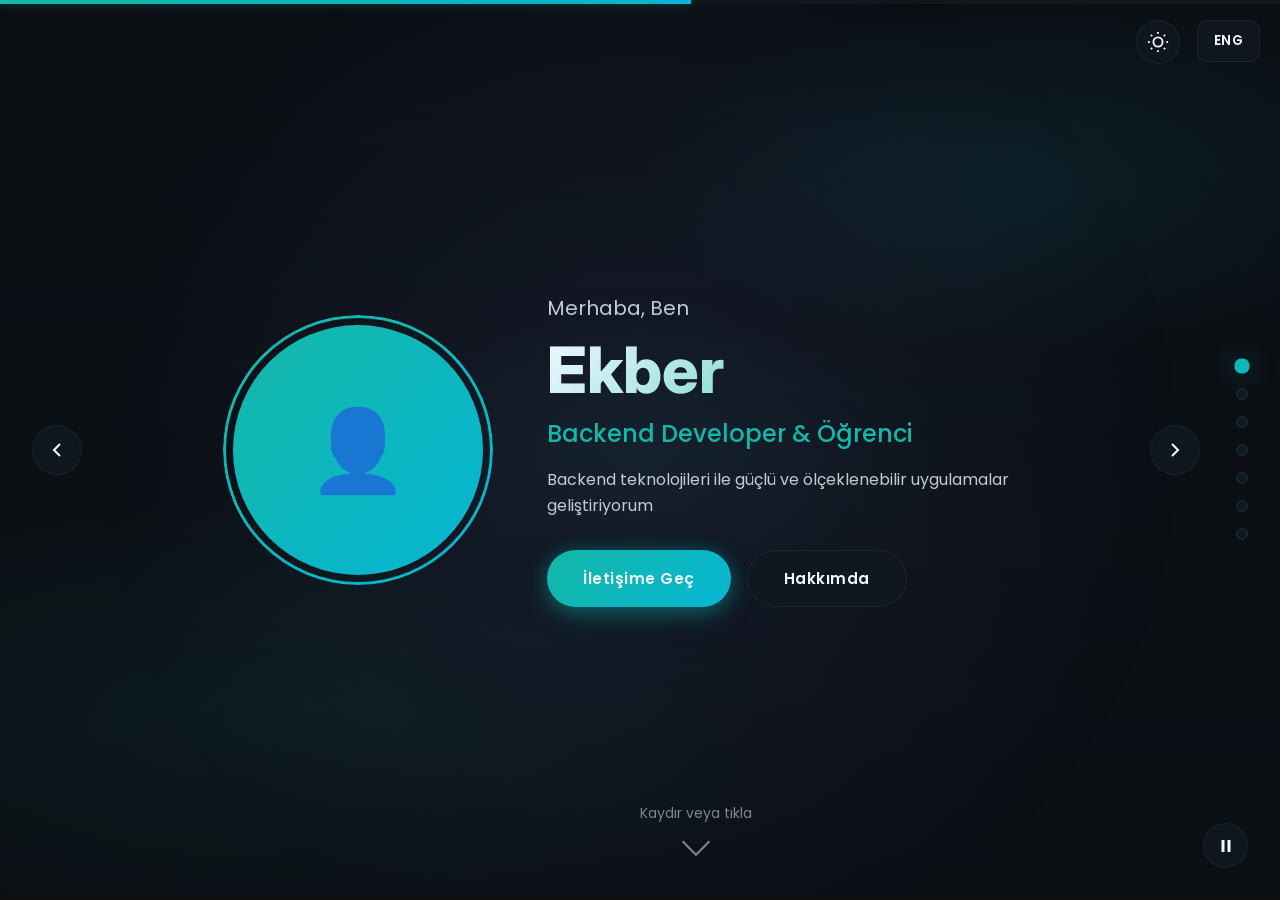
<file: index.html>
<!DOCTYPE html>
<html lang="tr">

<head>
    <meta charset="UTF-8">
    <meta name="viewport" content="width=device-width, initial-scale=1.0">
    <title>Ekber Gülpınar | Kişisel Web Sitesi</title>
    <meta name="description" content="Ekber Gülpınar Kişisel Web Sitesi - Backend Developer & Öğrenci">
    <meta property="og:title" content="Ekber Gülpınar | Kişisel Web Sitesi">
    <meta property="og:description" content="Backend Developer & Öğrenci - Kişisel Portfolyo ve Projeler">
    <link rel="preconnect" href="https://fonts.googleapis.com">
    <link rel="preconnect" href="https://fonts.gstatic.com" crossorigin>
    <link
        href="https://fonts.googleapis.com/css2?family=Inter:wght@300;400;500;600;700;800&family=Poppins:wght@300;400;500;600;700&display=swap"
        rel="stylesheet">
    <link rel="stylesheet" href="static/css/style.css">
</head>

<body>
    <!-- Navigasyon Noktaları -->
    <nav class="nav-dots" id="navDots">
        <button class="nav-dot active" data-slide="0" aria-label="Ana Sayfa">
            <span class="dot-label">Ana Sayfa</span>
        </button>
        <button class="nav-dot" data-slide="1" aria-label="Hakkımda">
            <span class="dot-label">Hakkımda</span>
        </button>
        <button class="nav-dot" data-slide="2" aria-label="Eğitim">
            <span class="dot-label">Eğitim</span>
        </button>
        <button class="nav-dot" data-slide="3" aria-label="Projeler">
            <span class="dot-label">Projeler</span>
        </button>
        <button class="nav-dot" data-slide="4" aria-label="Yetenekler">
            <span class="dot-label">Yetenekler</span>
        </button>
        <button class="nav-dot" data-slide="5" aria-label="Gönüllü">
            <span class="dot-label">Gönüllü</span>
        </button>
        <button class="nav-dot" data-slide="6" aria-label="İletişim">
            <span class="dot-label">İletişim</span>
        </button>
    </nav>

    <!-- İlerleme Çubuğu -->
    <div class="progress-container">
        <div class="progress-bar" id="progressBar"></div>
    </div>

    <!-- Tema Değiştirme -->
    <button class="theme-btn" id="themeBtn" aria-label="Toggle Theme">
        <svg class="sun-icon" viewBox="0 0 24 24" fill="none" stroke="currentColor" stroke-width="2">
            <circle cx="12" cy="12" r="5"></circle>
            <line x1="12" y1="1" x2="12" y2="3"></line>
            <line x1="12" y1="21" x2="12" y2="23"></line>
            <line x1="4.22" y1="4.22" x2="5.64" y2="5.64"></line>
            <line x1="18.36" y1="18.36" x2="19.78" y2="19.78"></line>
            <line x1="1" y1="12" x2="3" y2="12"></line>
            <line x1="21" y1="12" x2="23" y2="12"></line>
            <line x1="4.22" y1="19.78" x2="5.64" y2="18.36"></line>
            <line x1="18.36" y1="5.64" x2="19.78" y2="4.22"></line>
        </svg>
        <svg class="moon-icon hidden" viewBox="0 0 24 24" fill="none" stroke="currentColor" stroke-width="2">
            <path d="M21 12.79A9 9 0 1 1 11.21 3 7 7 0 0 0 21 12.79z"></path>
        </svg>
    </button>

    <!-- Dil Değiştirme -->
    <button class="lang-btn" id="langBtn" aria-label="Change Language">
        ENG
    </button>

    <!-- Navigasyon Okları -->
    <button class="nav-arrow nav-prev" id="prevBtn" aria-label="Önceki">
        <svg viewBox="0 0 24 24" fill="none" stroke="currentColor" stroke-width="2">
            <polyline points="15,18 9,12 15,6"></polyline>
        </svg>
    </button>
    <button class="nav-arrow nav-next" id="nextBtn" aria-label="Sonraki">
        <svg viewBox="0 0 24 24" fill="none" stroke="currentColor" stroke-width="2">
            <polyline points="9,6 15,12 9,18"></polyline>
        </svg>
    </button>

    <!-- Carousel -->
    <div class="carousel-container" id="carousel">
        <div class="carousel-track" id="carouselTrack">

            <!-- Ana Sayfa -->
            <section class="slide slide-home" id="home">
                <div class="slide-content">
                    <div class="hero-content">
                        <div class="profile-image">
                            <div class="profile-placeholder">
                                <span>👤</span>
                            </div>
                            <div class="profile-ring"></div>
                        </div>
                        <div class="hero-text">
                            <p class="greeting">Merhaba, Ben</p>
                            <h1 class="name">Ekber</h1>
                            <h2 class="title">Backend Developer & Öğrenci</h2>
                            <p class="tagline">Backend teknolojileri ile güçlü ve ölçeklenebilir uygulamalar
                                geliştiriyorum</p>
                            <div class="hero-buttons">
                                <button class="btn btn-primary" onclick="goToSlide(7)">İletişime Geç</button>
                                <button class="btn btn-secondary" onclick="goToSlide(1)">Hakkımda</button>
                            </div>
                        </div>
                    </div>
                    <div class="scroll-indicator">
                        <span>Kaydır veya tıkla</span>
                        <div class="scroll-arrow"></div>
                    </div>
                </div>
            </section>

            <!-- Hakkımda -->
            <section class="slide slide-about" id="about">
                <div class="slide-content">
                    <div class="section-header">
                        <span class="section-number">01</span>
                        <h2 class="section-title">Hakkımda</h2>
                    </div>
                    <div class="about-grid">
                        <div class="about-text glass-card">
                            <p class="about-intro">Backend geliştirme tutkusuyla dolu bir bilgisayar mühendisliği
                                öğrencisiyim.</p>
                            <p>Modern backend teknolojileri kullanarak güçlü ve ölçeklenebilir web uygulamaları
                                geliştiriyorum. Sürekli öğrenmeye ve kendimi geliştirmeye odaklanıyorum.</p>
                            <div class="about-stats">
                                <div class="stat-item">
                                    <span class="stat-number">2+</span>
                                    <span class="stat-label">Yıl Deneyim</span>
                                </div>
                                <div class="stat-item">
                                    <span class="stat-number">10+</span>
                                    <span class="stat-label">Proje</span>
                                </div>
                            </div>
                        </div>
                        <div class="about-details glass-card">
                            <h3>Kişisel Bilgiler</h3>
                            <ul class="info-list">
                                <li><span class="info-label">İsim:</span> Ekber</li>
                                <li><span class="info-label">Konum:</span> Kütahya, Türkiye</li>
                                <li><span class="info-label">E-posta:</span> ekber.code@gmail.com</li>
                                <li><span class="info-label">Diller:</span> Türkçe, İngilizce</li>
                            </ul>
                        </div>
                    </div>
                </div>
            </section>

            <!-- Eğitim -->
            <section class="slide slide-education" id="education">
                <div class="slide-content">
                    <div class="section-header">
                        <span class="section-number">02</span>
                        <h2 class="section-title">Eğitim</h2>
                    </div>
                    <div class="timeline">
                        <div class="timeline-item glass-card">
                            <div class="timeline-dot"></div>
                            <div class="timeline-date">2024 - Günümüz</div>
                            <h3 class="timeline-title">Bilgisayar Mühendisliği Lisans</h3>
                            <p class="timeline-place">Kütahya Sağlık Bilimleri Üniversitesi</p>
                            <p class="timeline-desc">Yazılım mühendisliği, veri yapıları, algoritmalar ve web
                                teknolojileri üzerine kapsamlı eğitim aldım ve eğitimime devam ediyorum.</p>
                        </div>
                        <div class="timeline-item glass-card">
                            <div class="timeline-dot"></div>
                            <div class="timeline-date">2022 - 2024</div>
                            <h3 class="timeline-title">Bursa Uludağ Üniversitesi</h3>
                            <p class="timeline-place">Bilgisayar Programcılığı</p>
                            <p class="timeline-desc">Yazılım ve üniversite hayatıma ilk adımı burada attım.</p>
                        </div>
                    </div>
                </div>
            </section>

            <!-- Projeler -->
            <section class="slide slide-experience" id="projects">
                <div class="slide-content">
                    <div class="section-header">
                        <span class="section-number">03</span>
                        <h2 class="section-title">Projeler</h2>
                    </div>
                    <div class="timeline">
                        <div class="timeline-item glass-card">
                            <div class="timeline-dot"></div>
                            <div class="timeline-date">Yakında</div>
                            <h3 class="timeline-title">Kişisel Projeler</h3>
                            <p class="timeline-place">Çeşitli Teknolojiler</p>
                            <p class="timeline-desc">Node.js, React, MongoDB ve Docker kullanarak geliştirdiğim projeler
                                yakında burada paylaşılacak.</p>
                        </div>
                    </div>
                </div>
            </section>

            <!-- Yetenekler -->
            <section class="slide slide-skills" id="skills">
                <div class="slide-content">
                    <div class="section-header">
                        <span class="section-number">04</span>
                        <h2 class="section-title">Yetenekler</h2>
                    </div>
                    <div class="skills-container">
                        <div class="skills-category glass-card">
                            <h3>Frontend</h3>
                            <div class="skills-grid">
                                <div class="skill-item">
                                    <div class="skill-icon">🌐</div>
                                    <span>HTML5</span>
                                </div>
                                <div class="skill-item">
                                    <div class="skill-icon">🎨</div>
                                    <span>CSS3</span>
                                </div>
                                <div class="skill-item">
                                    <div class="skill-icon">⚡</div>
                                    <span>JavaScript</span>
                                </div>
                                <div class="skill-item">
                                    <div class="skill-icon">⚛️</div>
                                    <span>React</span>
                                </div>
                            </div>
                        </div>
                        <div class="skills-category glass-card">
                            <h3>Backend</h3>
                            <div class="skills-grid">
                                <div class="skill-item">
                                    <div class="skill-icon">🟢</div>
                                    <span>Node.js</span>
                                </div>
                                <div class="skill-item">
                                    <div class="skill-icon">🍃</div>
                                    <span>MongoDB</span>
                                </div>
                                <div class="skill-item">
                                    <div class="skill-icon">🐳</div>
                                    <span>Docker</span>
                                </div>
                            </div>
                        </div>
                    </div>
                </div>
            </section>

            <!-- Gönüllü Çalışmalar -->
            <section class="slide slide-volunteer" id="volunteer">
                <div class="slide-content">
                    <div class="section-header">
                        <span class="section-number">05</span>
                        <h2 class="section-title">Gönüllü Çalışmalar</h2>
                    </div>
                    <div class="volunteer-grid">
                        <div class="volunteer-card glass-card">
                            <div class="volunteer-icon">�</div>
                            <h3>TEMA Vakfı Gönüllüsü</h3>
                            <p class="volunteer-org">TEMA Vakfı</p>
                            <p class="volunteer-desc">Doğa koruma ve çevre bilinci oluşturma çalışmalarına aktif olarak
                                katılıyorum. Fidan dikimi etkinlikleri ve diğer TEMA aktivitelerinde gönüllü olarak yer
                                alarak sürdürülebilir bir gelecek için katkıda bulunuyorum.</p>
                        </div>
                    </div>
                </div>
            </section>

            <!-- İletişim -->
            <section class="slide slide-contact" id="contact">
                <div class="slide-content">
                    <div class="section-header">
                        <span class="section-number">06</span>
                        <h2 class="section-title">İletişim</h2>
                    </div>
                    <div class="contact-container">
                        <div class="contact-info glass-card">
                            <h3>Bana Ulaşın</h3>
                            <p>Projeleriniz veya iş teklifleri için benimle iletişime geçebilirsiniz.</p>
                            <div class="contact-methods">
                                <a href="mailto:ekber.code@gmail.com" class="contact-method">
                                    <span class="contact-icon">📧</span>
                                    <span>ekber.code@gmail.com</span>
                                </a>
                                <a href="#" class="contact-method">
                                    <span class="contact-icon">📍</span>
                                    <span>Kütahya, Türkiye</span>
                                </a>
                            </div>
                            <div class="social-links">
                                <a href="https://github.com/ekberglpnar" target="_blank" class="social-link"
                                    aria-label="GitHub">
                                    <svg viewBox="0 0 24 24" fill="currentColor">
                                        <path
                                            d="M12 0C5.37 0 0 5.37 0 12c0 5.3 3.438 9.8 8.205 11.385.6.113.82-.258.82-.577 0-.285-.01-1.04-.015-2.04-3.338.724-4.042-1.61-4.042-1.61-.546-1.387-1.333-1.756-1.333-1.756-1.089-.745.083-.73.083-.73 1.205.085 1.838 1.236 1.838 1.236 1.07 1.835 2.809 1.305 3.495.998.108-.776.417-1.305.76-1.605-2.665-.3-5.466-1.332-5.466-5.93 0-1.31.465-2.38 1.235-3.22-.135-.303-.54-1.523.105-3.176 0 0 1.005-.322 3.3 1.23.96-.267 1.98-.399 3-.405 1.02.006 2.04.138 3 .405 2.28-1.552 3.285-1.23 3.285-1.23.645 1.653.24 2.873.12 3.176.765.84 1.23 1.91 1.23 3.22 0 4.61-2.805 5.625-5.475 5.92.42.36.81 1.096.81 2.22 0 1.605-.015 2.896-.015 3.286 0 .315.21.69.825.57C20.565 21.795 24 17.295 24 12c0-6.63-5.37-12-12-12" />
                                    </svg>
                                </a>
                                <a href="https://www.linkedin.com/in/ekber-g%C3%BClp%C4%B1nar-a90759393/"
                                    target="_blank" class="social-link" aria-label="LinkedIn">
                                    <svg viewBox="0 0 24 24" fill="currentColor">
                                        <path
                                            d="M20.447 20.452h-3.554v-5.569c0-1.328-.027-3.037-1.852-3.037-1.853 0-2.136 1.445-2.136 2.939v5.667H9.351V9h3.414v1.561h.046c.477-.9 1.637-1.85 3.37-1.85 3.601 0 4.267 2.37 4.267 5.455v6.286zM5.337 7.433c-1.144 0-2.063-.926-2.063-2.065 0-1.138.92-2.063 2.063-2.063 1.14 0 2.064.925 2.064 2.063 0 1.139-.925 2.065-2.064 2.065zm1.782 13.019H3.555V9h3.564v11.452zM22.225 0H1.771C.792 0 0 .774 0 1.729v20.542C0 23.227.792 24 1.771 24h20.451C23.2 24 24 23.227 24 22.271V1.729C24 .774 23.2 0 22.222 0h.003z" />
                                    </svg>
                                </a>
                                <a href="https://www.instagram.com/ekberglpnar/" target="_blank" class="social-link"
                                    aria-label="Instagram">
                                    <svg viewBox="0 0 24 24" fill="currentColor">
                                        <path
                                            d="M12 2.163c3.204 0 3.584.012 4.85.07 3.252.148 4.771 1.691 4.919 4.919.058 1.265.069 1.645.069 4.849 0 3.205-.012 3.584-.069 4.849-.149 3.225-1.664 4.771-4.919 4.919-1.266.058-1.644.07-4.85.07-3.204 0-3.584-.012-4.849-.07-3.26-.149-4.771-1.699-4.919-4.92-.058-1.265-.07-1.644-.07-4.849 0-3.204.013-3.583.07-4.849.149-3.227 1.664-4.771 4.919-4.919 1.266-.057 1.645-.069 4.849-.069zm0-2.163c-3.259 0-3.667.014-4.947.072-4.358.2-6.78 2.618-6.98 6.98-.059 1.281-.073 1.689-.073 4.948 0 3.259.014 3.668.072 4.948.2 4.358 2.618 6.78 6.98 6.98 1.281.058 1.689.072 4.948.072 3.259 0 3.668-.014 4.948-.072 4.354-.2 6.782-2.618 6.979-6.98.059-1.28.073-1.689.073-4.948 0-3.259-.014-3.667-.072-4.947-.196-4.354-2.617-6.78-6.979-6.98-1.281-.059-1.69-.073-4.949-.073zm0 5.838c-3.403 0-6.162 2.759-6.162 6.162s2.759 6.163 6.162 6.163 6.162-2.759 6.162-6.163c0-3.403-2.759-6.162-6.162-6.162zm0 10.162c-2.209 0-4-1.79-4-4 0-2.209 1.791-4 4-4s4 1.791 4 4c0 2.21-1.791 4-4 4zm6.406-11.845c-.796 0-1.441.645-1.441 1.44s.645 1.44 1.441 1.44c.795 0 1.439-.645 1.439-1.44s-.644-1.44-1.439-1.44z" />
                                    </svg>
                                </a>
                            </div>
                        </div>
                        <div class="contact-form glass-card">
                            <h3>Mesaj Gönder</h3>
                            <form id="contactForm">
                                <div class="form-group">
                                    <input type="text" id="name" name="name" placeholder="Adınız" required>
                                </div>
                                <div class="form-group">
                                    <input type="email" id="email" name="email" placeholder="E-posta Adresiniz"
                                        required>
                                </div>
                                <div class="form-group">
                                    <textarea id="message" name="message" placeholder="Mesajınız" rows="4"
                                        required></textarea>
                                </div>
                                <button type="submit" class="btn btn-primary">Gönder</button>
                            </form>
                        </div>
                    </div>
                </div>
            </section>
        </div>
    </div>

    <!-- Durdur/Oynat Butonu -->
    <button class="pause-btn" id="pauseBtn" aria-label="Duraklat/Oynat">
        <svg class="pause-icon" viewBox="0 0 24 24" fill="currentColor">
            <rect x="6" y="4" width="4" height="16"></rect>
            <rect x="14" y="4" width="4" height="16"></rect>
        </svg>
        <svg class="play-icon hidden" viewBox="0 0 24 24" fill="currentColor">
            <polygon points="5,3 19,12 5,21"></polygon>
        </svg>
    </button>

    <script src="static/js/main.js"></script>
</body>

</html>
</file>
<file: static/css/style.css>
/* Değişkenler ve Sıfırlama */
:root {
    --bg-primary: #0c1015;
    --bg-secondary: #111820;
    --bg-tertiary: #161d26;
    --bg-gradient-1: #0d1318;
    --bg-gradient-2: #0f171e;
    --accent-primary: #14b8a6;
    --accent-secondary: #06b6d4;
    --accent-tertiary: #22d3ee;
    --accent-gradient-1: #14b8a6;
    --accent-gradient-2: #06b6d4;
    --accent-gradient-3: #10b981;
    --accent-glow: rgba(20, 184, 166, 0.4);
    --accent-glow-strong: rgba(6, 182, 212, 0.5);
    --neon-teal: #14b8a6;
    --neon-cyan: #06b6d4;
    --neon-emerald: #10b981;
    --neon-sky: #0ea5e9;
    --success: #10b981;
    --warning: #f59e0b;
    --text-primary: #f0f9ff;
    --text-secondary: rgba(240, 249, 255, 0.8);
    --text-muted: rgba(240, 249, 255, 0.5);
    --glass-bg: rgba(17, 24, 32, 0.85);
    --glass-bg-light: rgba(22, 29, 38, 0.7);
    --glass-border: rgba(20, 184, 166, 0.12);
    --glass-border-hover: rgba(6, 182, 212, 0.35);
    --card-bg: rgba(17, 24, 32, 0.9);
    --font-heading: 'Inter', sans-serif;
    --font-body: 'Poppins', sans-serif;
    --spacing-xs: 0.5rem;
    --spacing-sm: 1rem;
    --spacing-md: 2rem;
    --spacing-lg: 3rem;
    --spacing-xl: 4rem;
    --transition-fast: 0.2s cubic-bezier(0.4, 0, 0.2, 1);
    --transition-normal: 0.3s cubic-bezier(0.4, 0, 0.2, 1);
    --transition-slow: 0.5s cubic-bezier(0.4, 0, 0.2, 1);
    --radius-sm: 10px;
    --radius-md: 16px;
    --radius-lg: 24px;
    --radius-xl: 32px;
    --radius-full: 50%;
    --shadow-sm: 0 4px 6px -1px rgba(0, 0, 0, 0.3);
    --shadow-md: 0 10px 25px -3px rgba(0, 0, 0, 0.4);
    --shadow-lg: 0 20px 40px -5px rgba(0, 0, 0, 0.5);
    --shadow-glow: 0 0 40px var(--accent-glow);
}

/* Açık Tema */
[data-theme="light"] {
    --bg-primary: #f8fafc;
    --bg-secondary: #f1f5f9;
    --bg-tertiary: #e2e8f0;
    --bg-gradient-1: #f1f5f9;
    --bg-gradient-2: #e2e8f0;
    --accent-primary: #0d9488;
    --accent-secondary: #0891b2;
    --accent-tertiary: #06b6d4;
    --accent-gradient-1: #0d9488;
    --accent-gradient-2: #0891b2;
    --accent-gradient-3: #059669;
    --accent-glow: rgba(13, 148, 136, 0.3);
    --accent-glow-strong: rgba(8, 145, 178, 0.4);
    --text-primary: #0f172a;
    --text-secondary: rgba(15, 23, 42, 0.8);
    --text-muted: rgba(15, 23, 42, 0.5);
    --glass-bg: rgba(255, 255, 255, 0.85);
    --glass-bg-light: rgba(255, 255, 255, 0.7);
    --glass-border: rgba(13, 148, 136, 0.15);
    --glass-border-hover: rgba(8, 145, 178, 0.35);
    --card-bg: rgba(255, 255, 255, 0.9);
    --shadow-sm: 0 4px 6px -1px rgba(0, 0, 0, 0.1);
    --shadow-md: 0 10px 25px -3px rgba(0, 0, 0, 0.1);
    --shadow-lg: 0 20px 40px -5px rgba(0, 0, 0, 0.15);
}

[data-theme="light"] body::before {
    background:
        radial-gradient(ellipse 80% 50% at 20% 80%, rgba(13, 148, 136, 0.08) 0%, transparent 50%),
        radial-gradient(ellipse 60% 40% at 80% 20%, rgba(8, 145, 178, 0.08) 0%, transparent 50%),
        radial-gradient(ellipse 50% 30% at 50% 50%, rgba(5, 150, 105, 0.05) 0%, transparent 50%);
}

[data-theme="light"] body::after {
    background: linear-gradient(180deg, transparent 0%, rgba(248, 250, 252, 0.4) 100%);
}

* {
    margin: 0;
    padding: 0;
    box-sizing: border-box;
}

html {
    font-size: 16px;
    scroll-behavior: smooth;
}

body {
    font-family: var(--font-body);
    background: var(--bg-primary);
    background-attachment: fixed;
    color: var(--text-primary);
    min-height: 100vh;
    overflow: hidden;
    position: relative;
}

body::before {
    content: '';
    position: fixed;
    top: 0;
    left: 0;
    width: 100%;
    height: 100%;
    background:
        radial-gradient(ellipse 80% 50% at 20% 80%, rgba(20, 184, 166, 0.1) 0%, transparent 50%),
        radial-gradient(ellipse 60% 40% at 80% 20%, rgba(6, 182, 212, 0.1) 0%, transparent 50%),
        radial-gradient(ellipse 50% 30% at 50% 50%, rgba(16, 185, 129, 0.06) 0%, transparent 50%);
    pointer-events: none;
    z-index: 0;
}

body::after {
    content: '';
    position: fixed;
    top: 0;
    left: 0;
    width: 100%;
    height: 100%;
    background:
        linear-gradient(180deg, transparent 0%, rgba(12, 16, 21, 0.4) 100%);
    pointer-events: none;
    z-index: 0;
}

/* Cam Efekti Kartları */
.glass-card {
    background: var(--card-bg);
    backdrop-filter: blur(20px);
    -webkit-backdrop-filter: blur(20px);
    border: 1px solid var(--glass-border);
    border-radius: var(--radius-md);
    padding: var(--spacing-md);
    transition: all var(--transition-normal);
    position: relative;
    overflow: hidden;
}

.glass-card::before {
    content: '';
    position: absolute;
    top: 0;
    left: 0;
    right: 0;
    height: 1px;
    background: linear-gradient(90deg, transparent, rgba(20, 184, 166, 0.4), transparent);
    opacity: 0;
    transition: opacity var(--transition-normal);
}

.glass-card:hover {
    transform: translateY(-5px);
    border-color: var(--glass-border-hover);
    box-shadow: var(--shadow-lg), 0 0 30px rgba(20, 184, 166, 0.15);
}

.glass-card:hover::before {
    opacity: 1;
}

/* Navigasyon Noktaları */
.nav-dots {
    position: fixed;
    right: 2rem;
    top: 50%;
    transform: translateY(-50%);
    display: flex;
    flex-direction: column;
    gap: 1rem;
    z-index: 100;
}

.nav-dot {
    width: 12px;
    height: 12px;
    border-radius: var(--radius-full);
    background: var(--glass-bg);
    border: 2px solid var(--glass-border);
    cursor: pointer;
    transition: all var(--transition-normal);
    position: relative;
}

.nav-dot:hover,
.nav-dot.active {
    background: linear-gradient(135deg, var(--accent-gradient-1), var(--accent-gradient-2));
    border-color: transparent;
    transform: scale(1.3);
    box-shadow: 0 0 20px var(--accent-glow);
}

.dot-label {
    position: absolute;
    right: 25px;
    top: 50%;
    transform: translateY(-50%);
    background: var(--card-bg);
    backdrop-filter: blur(12px);
    padding: 0.5rem 1rem;
    border-radius: var(--radius-sm);
    font-size: 0.75rem;
    font-weight: 500;
    white-space: nowrap;
    opacity: 0;
    pointer-events: none;
    transition: opacity var(--transition-fast);
    border: 1px solid var(--glass-border-hover);
    color: var(--text-primary);
    box-shadow: var(--shadow-md);
}

.nav-dot:hover .dot-label {
    opacity: 1;
}

/* İlerleme Çubuğu */
.progress-container {
    position: fixed;
    top: 0;
    left: 0;
    width: 100%;
    height: 4px;
    background: var(--glass-bg);
    z-index: 100;
}

.progress-bar {
    height: 100%;
    background: linear-gradient(90deg, var(--accent-gradient-1), var(--accent-gradient-2));
    width: 0%;
    transition: width 0.1s linear;
    box-shadow: 0 0 10px var(--accent-glow);
}

/* Navigasyon Okları */
.nav-arrow {
    position: fixed;
    top: 50%;
    transform: translateY(-50%);
    width: 50px;
    height: 50px;
    border-radius: var(--radius-full);
    background: var(--glass-bg);
    border: 1px solid var(--glass-border);
    color: var(--text-primary);
    cursor: pointer;
    display: flex;
    align-items: center;
    justify-content: center;
    transition: all var(--transition-normal);
    z-index: 100;
    backdrop-filter: blur(10px);
}

.nav-arrow svg {
    width: 24px;
    height: 24px;
}

.nav-arrow:hover {
    background: linear-gradient(135deg, var(--accent-gradient-1), var(--accent-gradient-2));
    border-color: transparent;
    box-shadow: 0 0 30px var(--accent-glow);
    transform: translateY(-50%) scale(1.1);
}

.nav-prev {
    left: 2rem;
}

.nav-next {
    right: 5rem;
}

/* Durdur/Oynat Butonu */
.pause-btn {
    position: fixed;
    bottom: 2rem;
    right: 2rem;
    width: 45px;
    height: 45px;
    border-radius: var(--radius-full);
    background: var(--glass-bg);
    border: 1px solid var(--glass-border);
    color: var(--text-primary);
    cursor: pointer;
    display: flex;
    align-items: center;
    justify-content: center;
    transition: all var(--transition-normal);
    z-index: 100;
    backdrop-filter: blur(10px);
}

.pause-btn svg {
    width: 18px;
    height: 18px;
}

.pause-btn:hover {
    background: linear-gradient(135deg, var(--accent-gradient-1), var(--accent-gradient-2));
    border-color: transparent;
    box-shadow: 0 0 20px var(--accent-glow);
}

/* Dil Değiştirme Butonu */
.lang-btn {
    position: fixed;
    top: 1.5rem;
    right: 2rem;
    padding: 0.5rem 1rem;
    border-radius: var(--radius-sm);
    background: var(--glass-bg);
    border: 1px solid var(--glass-border);
    color: var(--text-primary);
    font-family: var(--font-heading);
    font-size: 0.875rem;
    font-weight: 600;
    cursor: pointer;
    transition: all var(--transition-normal);
    z-index: 100;
    backdrop-filter: blur(10px);
    letter-spacing: 0.5px;
}

.lang-btn:hover {
    background: linear-gradient(135deg, var(--accent-gradient-1), var(--accent-gradient-2));
    border-color: transparent;
    box-shadow: 0 0 20px var(--accent-glow);
    transform: translateY(-2px);
}

.hidden {
    display: none;
}

/* Carousel Kapsayıcı */
.carousel-container {
    width: 100%;
    height: 100vh;
    overflow: hidden;
    position: relative;
    z-index: 1;
}

.carousel-track {
    display: flex;
    width: 800%;
    height: 100%;
    transition: transform var(--transition-slow) cubic-bezier(0.25, 0.46, 0.45, 0.94);
}

.slide {
    width: 12.5%;
    height: 100%;
    display: flex;
    align-items: center;
    justify-content: center;
    padding: var(--spacing-xl);
    position: relative;
}

.slide-content {
    max-width: 1200px;
    width: 100%;
    padding: 0 var(--spacing-lg);
}

/* Bölüm Başlıkları */
.section-header {
    margin-bottom: var(--spacing-lg);
    position: relative;
}

.section-number {
    font-family: var(--font-heading);
    font-size: 5rem;
    font-weight: 800;
    background: linear-gradient(135deg, var(--accent-gradient-1), var(--accent-gradient-2));
    -webkit-background-clip: text;
    -webkit-text-fill-color: transparent;
    background-clip: text;
    opacity: 0.15;
    position: absolute;
    top: -2rem;
    left: -0.5rem;
    z-index: 0;
    pointer-events: none;
}

.section-title {
    font-family: var(--font-heading);
    font-size: 3rem;
    font-weight: 700;
    position: relative;
    display: inline-block;
    z-index: 1;
}

.section-title::after {
    content: '';
    position: absolute;
    bottom: -10px;
    left: 0;
    width: 60px;
    height: 4px;
    background: linear-gradient(90deg, var(--accent-gradient-1), var(--accent-gradient-2));
    border-radius: 2px;
}

/* Ana Sayfa Bölümü */
.slide-home {
    background: radial-gradient(circle at center, rgba(102, 126, 234, 0.1) 0%, transparent 70%);
}

.hero-content {
    display: flex;
    align-items: center;
    gap: var(--spacing-xl);
    flex-wrap: wrap;
    justify-content: center;
}

.profile-image {
    position: relative;
    width: 250px;
    height: 250px;
}

.profile-placeholder {
    width: 100%;
    height: 100%;
    border-radius: var(--radius-full);
    background: linear-gradient(135deg, var(--accent-gradient-1), var(--accent-gradient-2));
    display: flex;
    align-items: center;
    justify-content: center;
    font-size: 5rem;
    position: relative;
    z-index: 1;
}

.profile-ring {
    position: absolute;
    top: -10px;
    left: -10px;
    right: -10px;
    bottom: -10px;
    border: 3px solid transparent;
    border-radius: var(--radius-full);
    background: linear-gradient(135deg, var(--accent-gradient-1), var(--accent-gradient-2)) border-box;
    -webkit-mask: linear-gradient(#fff 0 0) padding-box, linear-gradient(#fff 0 0);
    -webkit-mask-composite: xor;
    mask-composite: exclude;
    animation: rotate 10s linear infinite;
}

@keyframes rotate {
    from {
        transform: rotate(0deg);
    }

    to {
        transform: rotate(360deg);
    }
}

.hero-text {
    text-align: left;
    max-width: 500px;
}

.greeting {
    font-size: 1.25rem;
    color: var(--text-secondary);
    margin-bottom: var(--spacing-xs);
}

.name {
    font-family: var(--font-heading);
    font-size: 4rem;
    font-weight: 800;
    background: linear-gradient(135deg, var(--text-primary), var(--accent-gradient-1));
    -webkit-background-clip: text;
    -webkit-text-fill-color: transparent;
    background-clip: text;
    margin-bottom: var(--spacing-xs);
}

.title {
    font-size: 1.5rem;
    color: var(--accent-gradient-1);
    margin-bottom: var(--spacing-sm);
    font-weight: 500;
}

.tagline {
    color: var(--text-secondary);
    margin-bottom: var(--spacing-md);
    line-height: 1.6;
}

.hero-buttons {
    display: flex;
    gap: var(--spacing-sm);
    flex-wrap: wrap;
}

.btn {
    padding: 1rem 2.25rem;
    border-radius: var(--radius-xl);
    font-family: var(--font-body);
    font-size: 0.95rem;
    font-weight: 600;
    cursor: pointer;
    transition: all var(--transition-normal);
    border: none;
    display: inline-flex;
    align-items: center;
    justify-content: center;
    gap: 0.5rem;
    position: relative;
    overflow: hidden;
    letter-spacing: 0.5px;
}

.btn::before {
    content: '';
    position: absolute;
    top: 0;
    left: -100%;
    width: 100%;
    height: 100%;
    background: linear-gradient(90deg, transparent, rgba(255, 255, 255, 0.15), transparent);
    transition: left var(--transition-slow);
}

.btn:hover::before {
    left: 100%;
}

.btn-primary {
    background: linear-gradient(135deg, var(--accent-primary), var(--accent-secondary), var(--accent-tertiary));
    background-size: 200% 200%;
    color: var(--text-primary);
    box-shadow: 0 8px 25px rgba(20, 184, 166, 0.35), 0 0 20px rgba(6, 182, 212, 0.2);
    animation: gradientShift 5s ease infinite;
}

@keyframes gradientShift {

    0%,
    100% {
        background-position: 0% 50%;
    }

    50% {
        background-position: 100% 50%;
    }
}

.btn-primary:hover {
    transform: translateY(-4px) scale(1.02);
    box-shadow: 0 12px 35px rgba(20, 184, 166, 0.5), 0 0 40px rgba(6, 182, 212, 0.3);
}

.btn-secondary {
    background: rgba(17, 24, 32, 0.9);
    color: var(--text-primary);
    border: 1px solid var(--glass-border);
    backdrop-filter: blur(10px);
}

.btn-secondary:hover {
    background: rgba(20, 184, 166, 0.12);
    border-color: var(--accent-primary);
    transform: translateY(-4px);
    box-shadow: 0 0 25px rgba(20, 184, 166, 0.25);
}

.scroll-indicator {
    position: absolute;
    bottom: 3rem;
    left: 50%;
    transform: translateX(-50%);
    text-align: center;
    color: var(--text-muted);
    font-size: 0.875rem;
}

.scroll-arrow {
    width: 20px;
    height: 20px;
    border-right: 2px solid var(--text-muted);
    border-bottom: 2px solid var(--text-muted);
    transform: rotate(45deg);
    margin: 0.5rem auto 0;
    animation: bounce 2s infinite;
}

@keyframes bounce {

    0%,
    20%,
    50%,
    80%,
    100% {
        transform: rotate(45deg) translateY(0);
    }

    40% {
        transform: rotate(45deg) translateY(-10px);
    }

    60% {
        transform: rotate(45deg) translateY(-5px);
    }
}

/* Hakkımda Bölümü */
.about-grid {
    display: grid;
    grid-template-columns: 1.5fr 1fr;
    gap: var(--spacing-md);
}

.about-intro {
    font-size: 1.5rem;
    font-weight: 500;
    margin-bottom: var(--spacing-sm);
    color: var(--text-primary);
}

.about-text p {
    color: var(--text-secondary);
    line-height: 1.8;
    margin-bottom: var(--spacing-md);
}

.about-stats {
    display: flex;
    gap: var(--spacing-md);
    margin-top: var(--spacing-md);
}

.stat-item {
    text-align: center;
}

.stat-number {
    display: block;
    font-family: var(--font-heading);
    font-size: 2.5rem;
    font-weight: 700;
    background: linear-gradient(135deg, var(--accent-gradient-1), var(--accent-gradient-2));
    -webkit-background-clip: text;
    -webkit-text-fill-color: transparent;
    background-clip: text;
}

.stat-label {
    font-size: 0.875rem;
    color: var(--text-muted);
}

.about-details h3 {
    font-family: var(--font-heading);
    font-size: 1.25rem;
    margin-bottom: var(--spacing-sm);
}

.info-list {
    list-style: none;
}

.info-list li {
    padding: 0.75rem 0;
    border-bottom: 1px solid var(--glass-border);
    color: var(--text-secondary);
}

.info-list li:last-child {
    border-bottom: none;
}

.info-label {
    color: var(--text-muted);
    margin-right: 0.5rem;
}

/* Zaman Çizelgesi */
.timeline {
    position: relative;
    padding-left: var(--spacing-md);
}

.timeline::before {
    content: '';
    position: absolute;
    left: 0;
    top: 0;
    bottom: 0;
    width: 2px;
    background: linear-gradient(180deg, var(--accent-gradient-1), var(--accent-gradient-2));
}

.timeline-item {
    position: relative;
    margin-bottom: var(--spacing-md);
    margin-left: var(--spacing-md);
}

.timeline-dot {
    position: absolute;
    left: calc(-1 * var(--spacing-md) - 8px);
    top: var(--spacing-md);
    width: 16px;
    height: 16px;
    border-radius: var(--radius-full);
    background: linear-gradient(135deg, var(--accent-gradient-1), var(--accent-gradient-2));
    box-shadow: 0 0 20px var(--accent-glow);
}

.timeline-date {
    font-size: 0.875rem;
    color: var(--accent-gradient-1);
    font-weight: 500;
    margin-bottom: var(--spacing-xs);
}

.timeline-title {
    font-family: var(--font-heading);
    font-size: 1.25rem;
    font-weight: 600;
    margin-bottom: var(--spacing-xs);
}

.timeline-place {
    color: var(--text-secondary);
    margin-bottom: var(--spacing-xs);
}

.timeline-desc {
    color: var(--text-muted);
    font-size: 0.9rem;
    line-height: 1.6;
}

/* Yetenekler Bölümü */
.skills-container {
    display: grid;
    grid-template-columns: repeat(2, 1fr);
    gap: var(--spacing-md);
}

.skills-category h3 {
    font-family: var(--font-heading);
    font-size: 1.25rem;
    margin-bottom: var(--spacing-sm);
    background: linear-gradient(135deg, var(--accent-gradient-1), var(--accent-gradient-2));
    -webkit-background-clip: text;
    -webkit-text-fill-color: transparent;
    background-clip: text;
}

.skills-grid {
    display: grid;
    grid-template-columns: repeat(3, 1fr);
    gap: var(--spacing-sm);
}

.skill-item {
    display: flex;
    flex-direction: column;
    align-items: center;
    gap: 0.5rem;
    padding: var(--spacing-sm);
    background: rgba(255, 255, 255, 0.03);
    border-radius: var(--radius-sm);
    transition: all var(--transition-normal);
}

.skill-item:hover {
    background: rgba(255, 255, 255, 0.08);
    transform: translateY(-3px);
}

.skill-icon {
    font-size: 2rem;
}

.skill-item span {
    font-size: 0.8rem;
    color: var(--text-secondary);
    text-align: center;
}

/* Sertifikalar (kullanılmıyor) */
.certificates-grid {
    display: grid;
    grid-template-columns: repeat(4, 1fr);
    gap: var(--spacing-md);
}

.certificate-card {
    text-align: center;
    padding: var(--spacing-md);
}

.certificate-icon {
    font-size: 3rem;
    margin-bottom: var(--spacing-sm);
}

.certificate-card h3 {
    font-family: var(--font-heading);
    font-size: 1.1rem;
    margin-bottom: var(--spacing-xs);
}

.certificate-org {
    color: var(--accent-gradient-1);
    font-size: 0.9rem;
    margin-bottom: var(--spacing-xs);
}

.certificate-date {
    color: var(--text-muted);
    font-size: 0.8rem;
}

/* Gönüllü Bölümü */
.volunteer-grid {
    display: grid;
    grid-template-columns: repeat(3, 1fr);
    gap: var(--spacing-md);
}

.volunteer-card {
    text-align: center;
    padding: var(--spacing-md);
}

.volunteer-icon {
    font-size: 3rem;
    margin-bottom: var(--spacing-sm);
}

.volunteer-card h3 {
    font-family: var(--font-heading);
    font-size: 1.1rem;
    margin-bottom: var(--spacing-xs);
}

.volunteer-org {
    color: var(--accent-gradient-1);
    font-size: 0.9rem;
    margin-bottom: var(--spacing-sm);
}

.volunteer-desc {
    color: var(--text-muted);
    font-size: 0.9rem;
    line-height: 1.6;
}

/* İletişim Bölümü */
.contact-container {
    display: grid;
    grid-template-columns: 1fr 1fr;
    gap: var(--spacing-md);
}

.contact-info h3,
.contact-form h3 {
    font-family: var(--font-heading);
    font-size: 1.5rem;
    margin-bottom: var(--spacing-sm);
}

.contact-info p {
    color: var(--text-secondary);
    margin-bottom: var(--spacing-md);
}

.contact-methods {
    display: flex;
    flex-direction: column;
    gap: var(--spacing-sm);
    margin-bottom: var(--spacing-md);
}

.contact-method {
    display: flex;
    align-items: center;
    gap: var(--spacing-sm);
    color: var(--text-secondary);
    text-decoration: none;
    transition: color var(--transition-fast);
}

.contact-method:hover {
    color: var(--accent-gradient-1);
}

.contact-icon {
    font-size: 1.25rem;
}

.social-links {
    display: flex;
    gap: var(--spacing-sm);
}

.social-link {
    width: 45px;
    height: 45px;
    border-radius: var(--radius-full);
    background: var(--glass-bg);
    border: 1px solid var(--glass-border);
    display: flex;
    align-items: center;
    justify-content: center;
    color: var(--text-primary);
    transition: all var(--transition-normal);
}

.social-link svg {
    width: 20px;
    height: 20px;
}

.social-link:hover {
    background: linear-gradient(135deg, var(--accent-gradient-1), var(--accent-gradient-2));
    border-color: transparent;
    transform: translateY(-3px);
    box-shadow: 0 10px 20px var(--accent-glow);
}

.form-group {
    margin-bottom: var(--spacing-sm);
}

.form-group input,
.form-group textarea {
    width: 100%;
    padding: 1rem 1.25rem;
    background: rgba(10, 10, 18, 0.8);
    border: 1px solid var(--glass-border);
    border-radius: var(--radius-md);
    color: var(--text-primary);
    font-family: var(--font-body);
    font-size: 1rem;
    transition: all var(--transition-normal);
}

.form-group input:focus,
.form-group textarea:focus {
    outline: none;
    border-color: var(--accent-primary);
    background: rgba(15, 15, 25, 0.9);
    box-shadow: 0 0 0 3px rgba(99, 102, 241, 0.15), 0 0 25px rgba(99, 102, 241, 0.15);
}

.form-group input::placeholder,
.form-group textarea::placeholder {
    color: var(--text-muted);
}

.form-group textarea {
    resize: vertical;
    min-height: 120px;
}

/* Slayt Arkaplanları */
.slide-about {
    background: radial-gradient(circle at 70% 30%, rgba(118, 75, 162, 0.1) 0%, transparent 50%);
}

.slide-education {
    background: radial-gradient(circle at 30% 70%, rgba(102, 126, 234, 0.1) 0%, transparent 50%);
}

.slide-experience {
    background: radial-gradient(circle at 80% 50%, rgba(118, 75, 162, 0.1) 0%, transparent 50%);
}

.slide-skills {
    background: radial-gradient(circle at 20% 40%, rgba(102, 126, 234, 0.1) 0%, transparent 50%);
}

.slide-certificates {
    background: radial-gradient(circle at 60% 80%, rgba(118, 75, 162, 0.1) 0%, transparent 50%);
}

.slide-volunteer {
    background: radial-gradient(circle at 40% 20%, rgba(102, 126, 234, 0.1) 0%, transparent 50%);
}

.slide-contact {
    background: radial-gradient(circle at 50% 50%, rgba(118, 75, 162, 0.15) 0%, transparent 60%);
}

/* Animasyonlar */
@keyframes fadeInUp {
    from {
        opacity: 0;
        transform: translateY(30px);
    }

    to {
        opacity: 1;
        transform: translateY(0);
    }
}

.slide.active .slide-content>* {
    animation: fadeInUp 0.6s ease forwards;
}

.slide.active .glass-card {
    animation: fadeInUp 0.6s ease forwards;
}

.slide.active .glass-card:nth-child(1) {
    animation-delay: 0.1s;
}

.slide.active .glass-card:nth-child(2) {
    animation-delay: 0.2s;
}

.slide.active .glass-card:nth-child(3) {
    animation-delay: 0.3s;
}

.slide.active .glass-card:nth-child(4) {
    animation-delay: 0.4s;
}

/* Mobil Uyumluluk */
@media (max-width: 1200px) {
    .nav-dots {
        right: 1rem;
    }

    .nav-next {
        right: 4rem;
    }

    .certificates-grid {
        grid-template-columns: repeat(2, 1fr);
    }
}

@media (max-width: 992px) {
    .slide-content {
        padding: 0 var(--spacing-md);
    }

    .about-grid,
    .skills-container,
    .contact-container {
        grid-template-columns: 1fr;
    }

    .volunteer-grid {
        grid-template-columns: repeat(2, 1fr);
    }
}

@media (max-width: 768px) {
    .nav-dots {
        display: none;
    }

    .nav-arrow {
        width: 40px;
        height: 40px;
    }

    .nav-prev {
        left: 1rem;
    }

    .nav-next {
        right: 1rem;
    }

    .slide {
        padding: var(--spacing-md);
    }

    .section-title {
        font-size: 2rem;
    }

    .section-number {
        font-size: 3rem;
        top: -2rem;
    }

    .hero-content {
        flex-direction: column;
        text-align: center;
    }

    .hero-text {
        text-align: center;
    }

    .hero-buttons {
        justify-content: center;
    }

    .profile-image {
        width: 180px;
        height: 180px;
    }

    .name {
        font-size: 2.5rem;
    }

    .about-stats {
        flex-direction: column;
        gap: var(--spacing-sm);
    }

    .skills-grid {
        grid-template-columns: repeat(2, 1fr);
    }

    .certificates-grid,
    .volunteer-grid {
        grid-template-columns: 1fr;
    }

    .pause-btn {
        bottom: 1rem;
        right: 1rem;
        width: 40px;
        height: 40px;
    }
}

@media (max-width: 480px) {
    html {
        font-size: 14px;
    }

    .slide-content {
        padding: 0 var(--spacing-sm);
    }

    .name {
        font-size: 2rem;
    }

    .title {
        font-size: 1.2rem;
    }

    .btn {
        padding: 0.75rem 1.5rem;
        font-size: 0.9rem;
    }

    .timeline {
        padding-left: var(--spacing-sm);
    }

    .timeline-item {
        margin-left: var(--spacing-sm);
    }
}

/* Tema Değiştirme Butonu */
.theme-btn {
    position: fixed;
    top: 20px;
    right: 100px;
    width: 44px;
    height: 44px;
    border: none;
    border-radius: var(--radius-full);
    background: var(--glass-bg);
    backdrop-filter: blur(10px);
    border: 1px solid var(--glass-border);
    cursor: pointer;
    display: flex;
    align-items: center;
    justify-content: center;
    z-index: 1000;
    transition: all var(--transition-normal);
}

.theme-btn:hover {
    background: var(--accent-primary);
    border-color: var(--accent-primary);
    transform: scale(1.1) rotate(15deg);
    box-shadow: 0 0 20px var(--accent-glow);
}

.theme-btn svg {
    width: 22px;
    height: 22px;
    color: var(--text-primary);
    transition: all var(--transition-normal);
}

.theme-btn:hover svg {
    color: white;
}

.theme-btn .hidden {
    display: none;
}

/* Language Toggle Button */
.lang-btn {
    position: fixed;
    top: 20px;
    right: 20px;
    padding: 10px 16px;
    border: none;
    border-radius: var(--radius-sm);
    background: var(--glass-bg);
    backdrop-filter: blur(10px);
    border: 1px solid var(--glass-border);
    color: var(--text-primary);
    font-family: var(--font-body);
    font-size: 0.85rem;
    font-weight: 600;
    letter-spacing: 0.5px;
    cursor: pointer;
    z-index: 1000;
    transition: all var(--transition-normal);
}

.lang-btn:hover {
    background: var(--accent-primary);
    border-color: var(--accent-primary);
    color: white;
    transform: translateY(-2px);
    box-shadow: 0 0 20px var(--accent-glow);
}

/* Açık tema için özel ayarlar */
[data-theme="light"] .glass-card {
    box-shadow: var(--shadow-md);
}

[data-theme="light"] .glass-card:hover {
    box-shadow: var(--shadow-lg), 0 0 25px rgba(13, 148, 136, 0.12);
}

[data-theme="light"] .btn-primary {
    box-shadow: 0 8px 25px rgba(13, 148, 136, 0.25), 0 0 20px rgba(8, 145, 178, 0.15);
}

[data-theme="light"] .btn-primary:hover {
    box-shadow: 0 12px 35px rgba(13, 148, 136, 0.35), 0 0 40px rgba(8, 145, 178, 0.25);
}

[data-theme="light"] .btn-secondary:hover {
    background: rgba(13, 148, 136, 0.1);
    box-shadow: 0 0 25px rgba(13, 148, 136, 0.15);
}

[data-theme="light"] .profile-ring {
    border-color: rgba(13, 148, 136, 0.4);
    box-shadow: 0 0 30px rgba(13, 148, 136, 0.15);
}

[data-theme="light"] .timeline-dot {
    box-shadow: 0 0 15px rgba(13, 148, 136, 0.3);
}

[data-theme="light"] .nav-dot.active {
    box-shadow: 0 0 15px var(--accent-glow);
}

/* Açık tema buton iyileştirmeleri */
[data-theme="light"] .btn-secondary {
    background: rgba(255, 255, 255, 0.9);
    border: 2px solid var(--accent-primary);
    color: var(--accent-primary);
    box-shadow: 0 4px 15px rgba(13, 148, 136, 0.15);
}

[data-theme="light"] .btn-secondary:hover {
    background: linear-gradient(135deg, var(--accent-primary), var(--accent-secondary));
    color: white;
    border-color: transparent;
    box-shadow: 0 8px 25px rgba(13, 148, 136, 0.35);
}

[data-theme="light"] .btn-primary {
    color: white;
}

/* Açık tema form alanları */
[data-theme="light"] .form-group input,
[data-theme="light"] .form-group textarea {
    background: rgba(255, 255, 255, 0.95);
    border: 2px solid rgba(13, 148, 136, 0.3);
    color: var(--text-primary);
}

[data-theme="light"] .form-group input:focus,
[data-theme="light"] .form-group textarea:focus {
    border-color: var(--accent-primary);
    background: rgba(255, 255, 255, 1);
    box-shadow: 0 0 0 3px rgba(13, 148, 136, 0.15), 0 0 20px rgba(13, 148, 136, 0.1);
}

[data-theme="light"] .form-group input::placeholder,
[data-theme="light"] .form-group textarea::placeholder {
    color: rgba(13, 148, 136, 0.5);
}

@media (max-width: 768px) {
    .theme-btn {
        top: 15px;
        right: 85px;
        width: 38px;
        height: 38px;
    }

    .lang-btn {
        top: 15px;
        right: 15px;
        padding: 8px 12px;
        font-size: 0.75rem;
    }
}
</file>
